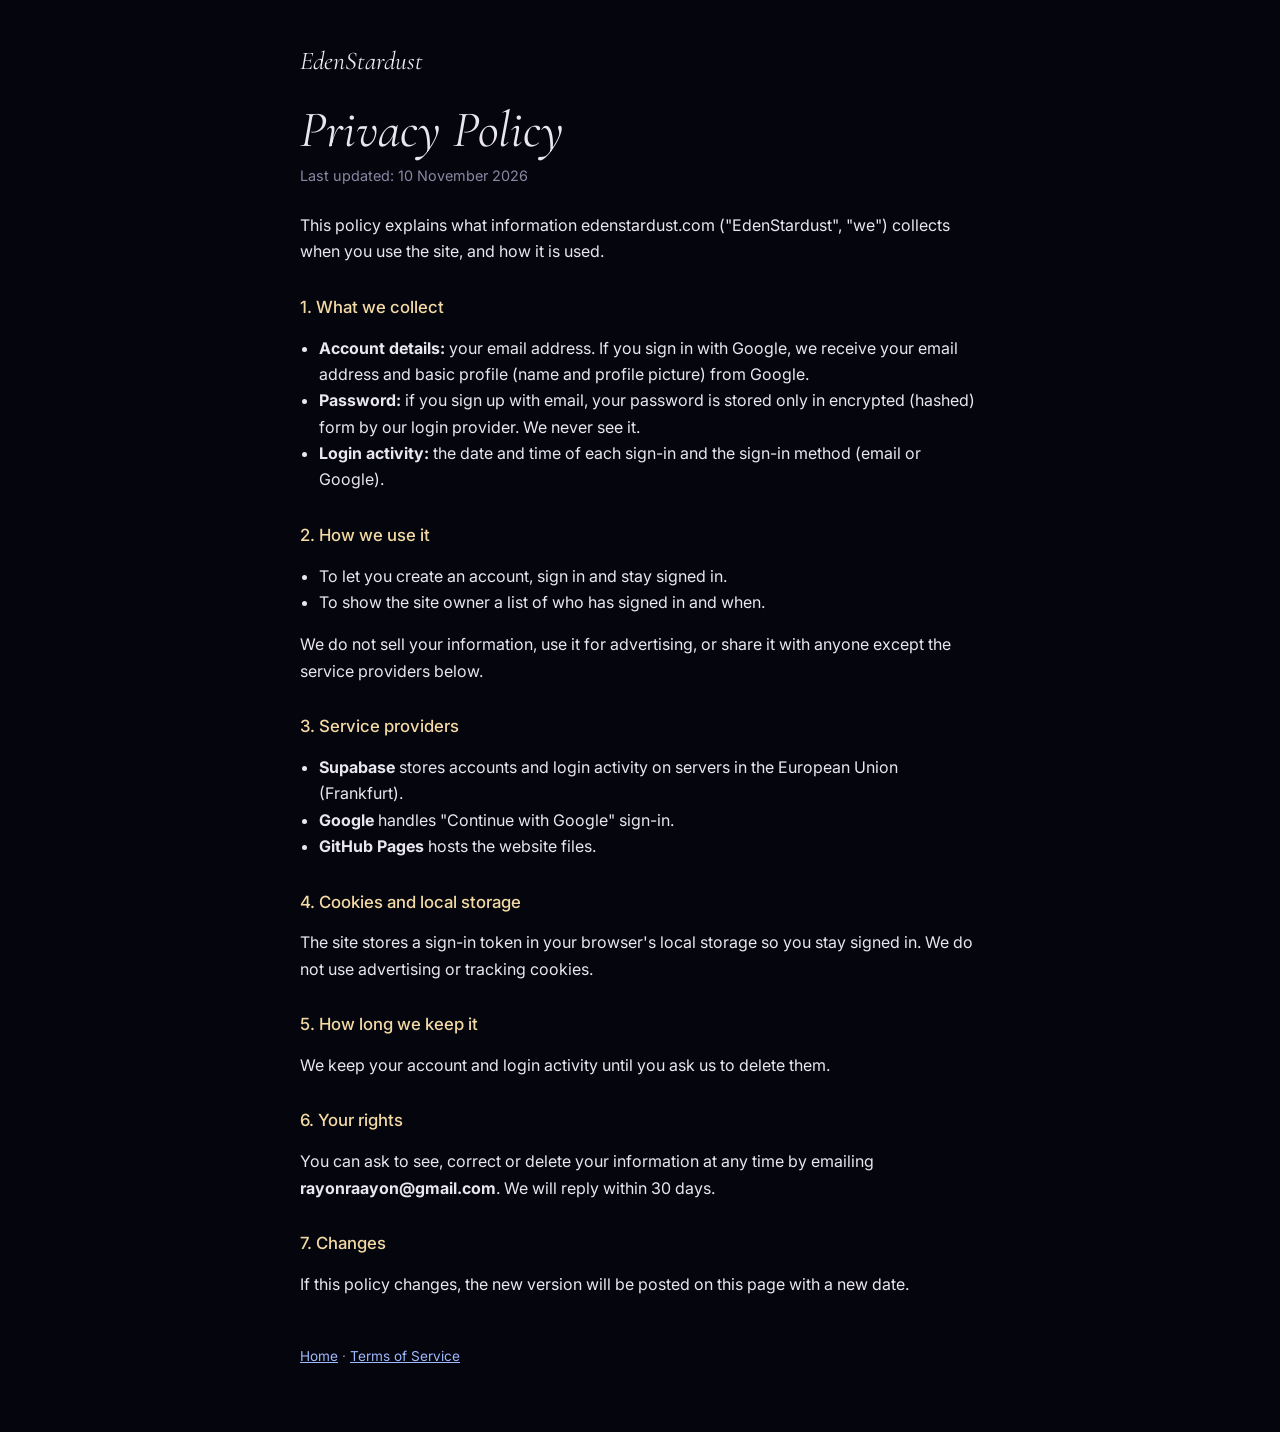
<file: privacy.html>
<!doctype html>
<html lang="en">
<head>
<meta charset="utf-8">
<meta name="viewport" content="width=device-width, initial-scale=1">
<link rel="stylesheet" href="https://fonts.googleapis.com/css2?family=Cormorant+Garamond:ital,wght@1,400&family=Inter:wght@400;500&display=swap">
<style>
  :root { --void:#05060d; --text:#e9e6f2; --muted:#8a87a3; --warm:#f3d9a4; --cool:#9fb8ff; color-scheme: dark; }
  body { margin:0; background:var(--void); color:var(--text); font:400 16px/1.65 "Inter", system-ui, sans-serif; }
  main { max-width: 680px; margin: 0 auto; padding: 48px max(16px, env(safe-area-inset-right, 0px)) 64px max(16px, env(safe-area-inset-left, 0px)); }
  a { color: var(--cool); }
  .home { font: italic 400 1.6rem/1 "Cormorant Garamond", Georgia, serif; color: var(--text); text-decoration: none; }
  h1 { font: italic 400 clamp(2.2rem, 7vw, 3.2rem)/1.05 "Cormorant Garamond", Georgia, serif; margin: 28px 0 6px; }
  h2 { font: 500 1.05rem/1.3 "Inter", sans-serif; margin: 32px 0 8px; color: var(--warm); }
  .date { color: var(--muted); font-size: .9rem; margin: 0 0 24px; }
  ul { padding-left: 1.2em; }
  footer { margin-top: 48px; color: var(--muted); font-size: .85rem; }
</style>
<title>Privacy Policy · EdenStardust</title>
</head>
<body>
<main>
  <a class="home" href="/">EdenStardust</a>
  <h1>Privacy Policy</h1>
  <p class="date">Last updated: 10 November 2026</p>

  <p>This policy explains what information edenstardust.com ("EdenStardust", "we") collects when you use the site, and how it is used.</p>

  <h2>1. What we collect</h2>
  <ul>
    <li><strong>Account details:</strong> your email address. If you sign in with Google, we receive your email address and basic profile (name and profile picture) from Google.</li>
    <li><strong>Password:</strong> if you sign up with email, your password is stored only in encrypted (hashed) form by our login provider. We never see it.</li>
    <li><strong>Login activity:</strong> the date and time of each sign-in and the sign-in method (email or Google).</li>
  </ul>

  <h2>2. How we use it</h2>
  <ul>
    <li>To let you create an account, sign in and stay signed in.</li>
    <li>To show the site owner a list of who has signed in and when.</li>
  </ul>
  <p>We do not sell your information, use it for advertising, or share it with anyone except the service providers below.</p>

  <h2>3. Service providers</h2>
  <ul>
    <li><strong>Supabase</strong> stores accounts and login activity on servers in the European Union (Frankfurt).</li>
    <li><strong>Google</strong> handles "Continue with Google" sign-in.</li>
    <li><strong>GitHub Pages</strong> hosts the website files.</li>
  </ul>

  <h2>4. Cookies and local storage</h2>
  <p>The site stores a sign-in token in your browser's local storage so you stay signed in. We do not use advertising or tracking cookies.</p>

  <h2>5. How long we keep it</h2>
  <p>We keep your account and login activity until you ask us to delete them.</p>

  <h2>6. Your rights</h2>
  <p>You can ask to see, correct or delete your information at any time by emailing <strong>rayonraayon@gmail.com</strong>. We will reply within 30 days.</p>

  <h2>7. Changes</h2>
  <p>If this policy changes, the new version will be posted on this page with a new date.</p>

  <footer><a href="/">Home</a> · <a href="/terms.html">Terms of Service</a></footer>
</main>
</body>
</html>
</file>
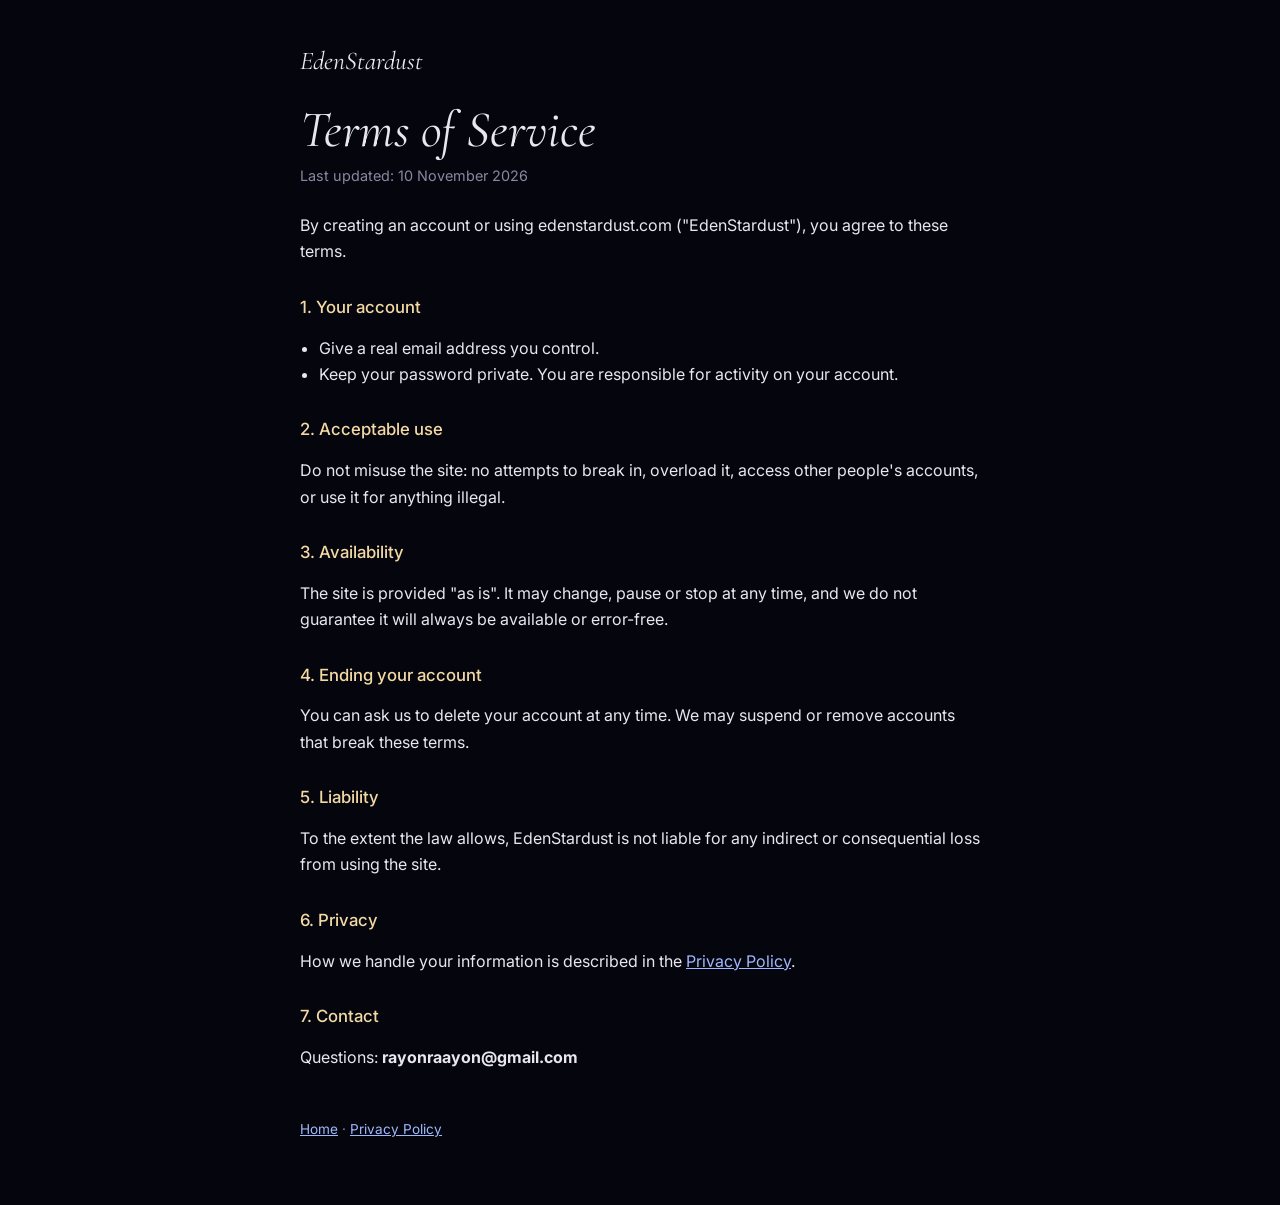
<file: terms.html>
<!doctype html>
<html lang="en">
<head>
<meta charset="utf-8">
<meta name="viewport" content="width=device-width, initial-scale=1">
<link rel="stylesheet" href="https://fonts.googleapis.com/css2?family=Cormorant+Garamond:ital,wght@1,400&family=Inter:wght@400;500&display=swap">
<style>
  :root { --void:#05060d; --text:#e9e6f2; --muted:#8a87a3; --warm:#f3d9a4; --cool:#9fb8ff; color-scheme: dark; }
  body { margin:0; background:var(--void); color:var(--text); font:400 16px/1.65 "Inter", system-ui, sans-serif; }
  main { max-width: 680px; margin: 0 auto; padding: 48px max(16px, env(safe-area-inset-right, 0px)) 64px max(16px, env(safe-area-inset-left, 0px)); }
  a { color: var(--cool); }
  .home { font: italic 400 1.6rem/1 "Cormorant Garamond", Georgia, serif; color: var(--text); text-decoration: none; }
  h1 { font: italic 400 clamp(2.2rem, 7vw, 3.2rem)/1.05 "Cormorant Garamond", Georgia, serif; margin: 28px 0 6px; }
  h2 { font: 500 1.05rem/1.3 "Inter", sans-serif; margin: 32px 0 8px; color: var(--warm); }
  .date { color: var(--muted); font-size: .9rem; margin: 0 0 24px; }
  ul { padding-left: 1.2em; }
  footer { margin-top: 48px; color: var(--muted); font-size: .85rem; }
</style>
<title>Terms of Service · EdenStardust</title>
</head>
<body>
<main>
  <a class="home" href="/">EdenStardust</a>
  <h1>Terms of Service</h1>
  <p class="date">Last updated: 10 November 2026</p>

  <p>By creating an account or using edenstardust.com ("EdenStardust"), you agree to these terms.</p>

  <h2>1. Your account</h2>
  <ul>
    <li>Give a real email address you control.</li>
    <li>Keep your password private. You are responsible for activity on your account.</li>
  </ul>

  <h2>2. Acceptable use</h2>
  <p>Do not misuse the site: no attempts to break in, overload it, access other people's accounts, or use it for anything illegal.</p>

  <h2>3. Availability</h2>
  <p>The site is provided "as is". It may change, pause or stop at any time, and we do not guarantee it will always be available or error-free.</p>

  <h2>4. Ending your account</h2>
  <p>You can ask us to delete your account at any time. We may suspend or remove accounts that break these terms.</p>

  <h2>5. Liability</h2>
  <p>To the extent the law allows, EdenStardust is not liable for any indirect or consequential loss from using the site.</p>

  <h2>6. Privacy</h2>
  <p>How we handle your information is described in the <a href="/privacy.html">Privacy Policy</a>.</p>

  <h2>7. Contact</h2>
  <p>Questions: <strong>rayonraayon@gmail.com</strong></p>

  <footer><a href="/">Home</a> · <a href="/privacy.html">Privacy Policy</a></footer>
</main>
</body>
</html>
</file>
